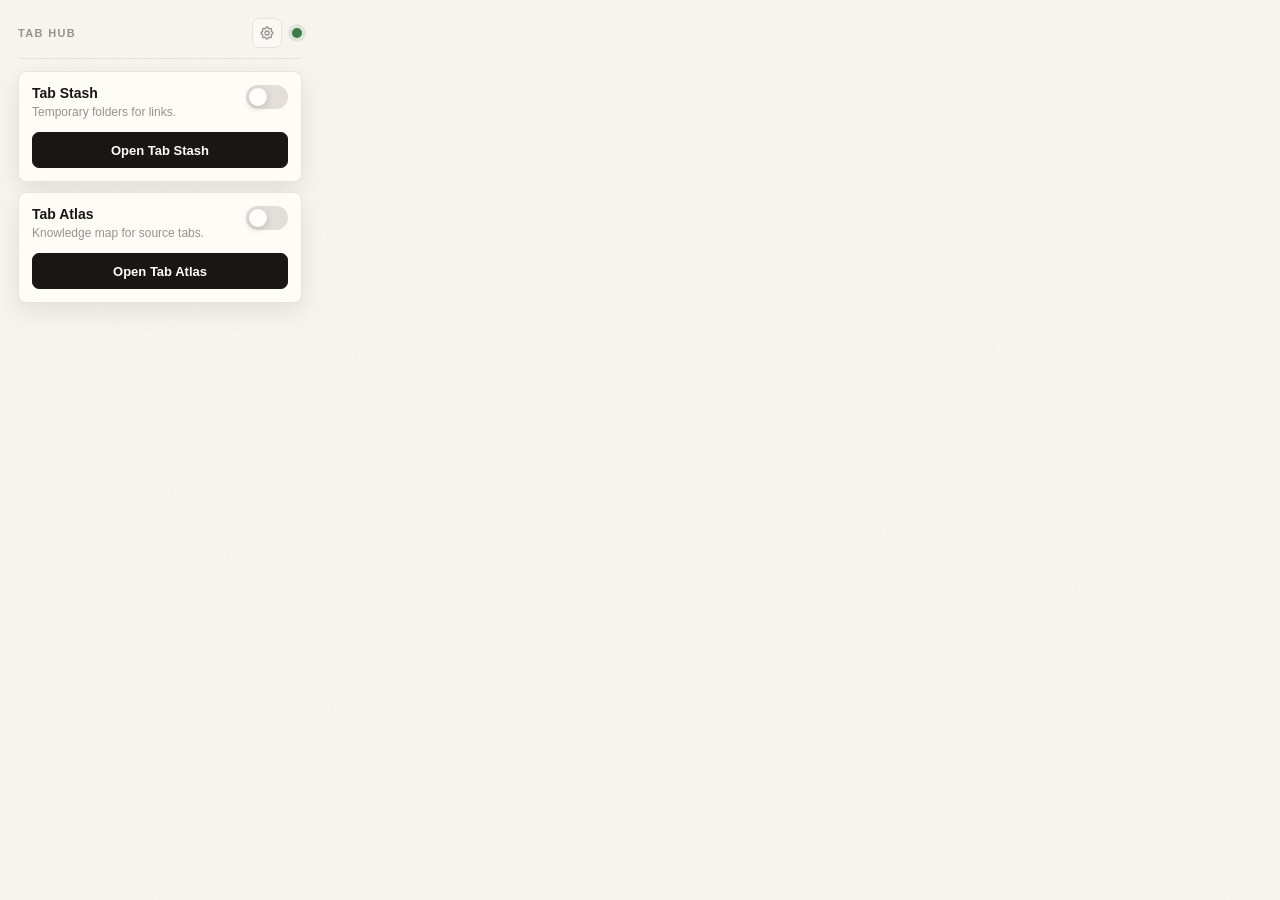
<file: extension/popup.html>
<!DOCTYPE html>
<html lang="en">

<head>
  <meta charset="UTF-8">
  <meta name="viewport" content="width=device-width, initial-scale=1.0">
  <title>Tab Hub</title>
  <link rel="stylesheet" href="popup.css">
</head>

<body>
  <main class="popup-shell">
    <header class="popup-header">
      <div class="popup-kicker">Tab Hub</div>
      <div class="header-actions">
        <button class="icon-action" type="button" id="openSettingsButton" aria-label="Settings" title="Settings">
          <svg xmlns="http://www.w3.org/2000/svg" fill="none" viewBox="0 0 24 24" stroke-width="2"
            stroke="currentColor" aria-hidden="true">
            <path stroke-linecap="round" stroke-linejoin="round"
              d="M10.325 4.317c.426-1.756 2.924-1.756 3.35 0a1.724 1.724 0 0 0 2.573 1.066c1.543-.94 3.31.826 2.37 2.37a1.724 1.724 0 0 0 1.065 2.572c1.756.426 1.756 2.924 0 3.35a1.724 1.724 0 0 0-1.066 2.573c.94 1.543-.826 3.31-2.37 2.37a1.724 1.724 0 0 0-2.572 1.065c-.426 1.756-2.924 1.756-3.35 0a1.724 1.724 0 0 0-2.573-1.066c-1.543.94-3.31-.826-2.37-2.37a1.724 1.724 0 0 0-1.065-2.572c-1.756-.426-1.756-2.924 0-3.35a1.724 1.724 0 0 0 1.066-2.573c-.94-1.543.826-3.31 2.37-2.37.996.607 2.296.07 2.572-1.065Z" />
            <path stroke-linecap="round" stroke-linejoin="round" d="M15 12a3 3 0 1 1-6 0 3 3 0 0 1 6 0Z" />
          </svg>
        </button>
        <div class="status-dot" id="statusDot" title="Ready"></div>
      </div>
    </header>

    <section class="feature-card">
      <div class="feature-row">
        <div>
          <div class="feature-title">Tab Stash</div>
          <div class="feature-subtitle">Temporary folders for links.</div>
        </div>
        <label class="switch" title="Toggle Tab Stash">
          <input type="checkbox" id="tabTreeToggle">
          <span></span>
        </label>
      </div>
      <button class="primary-action" type="button" id="openTabTreeButton">Open Tab Stash</button>
    </section>

    <section class="feature-card">
      <div class="feature-row">
        <div>
          <div class="feature-title">Tab Atlas</div>
          <div class="feature-subtitle">Knowledge map for source tabs.</div>
        </div>
        <label class="switch" title="Toggle Tab Atlas">
          <input type="checkbox" id="tabAtlasToggle">
          <span></span>
        </label>
      </div>
      <button class="primary-action" type="button" id="openTabAtlasButton">Open Tab Atlas</button>
    </section>

    <div class="popup-message" id="popupMessage" style="display:none"></div>
    <div class="popup-error" id="popupError" style="display:none"></div>
  </main>

  <script src="popup.js"></script>
</body>

</html>
</file>
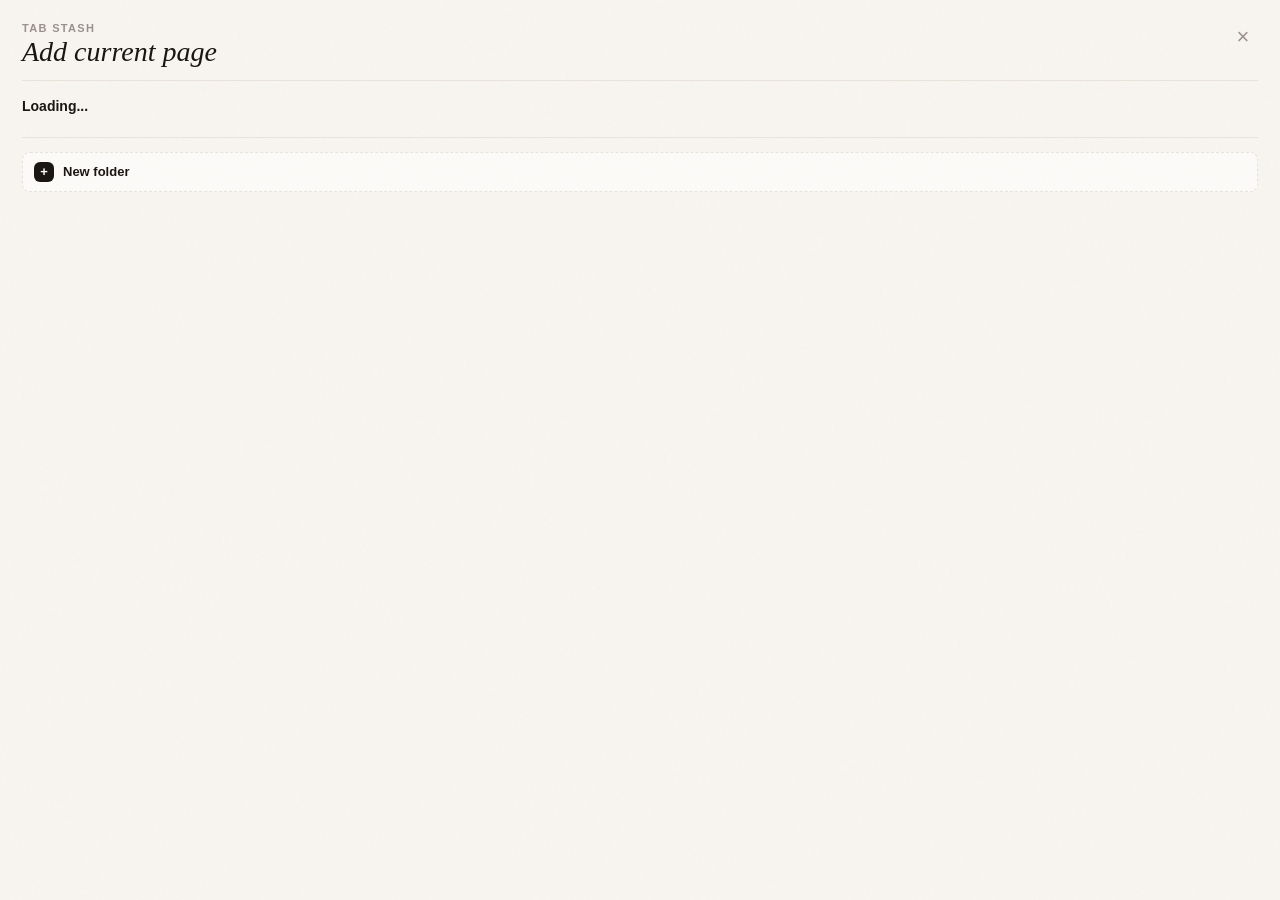
<file: extension/tree-picker.html>
<!DOCTYPE html>
<html lang="en">

<head>
  <meta charset="UTF-8">
  <meta name="viewport" content="width=device-width, initial-scale=1.0">
  <title>Add to Tab Stash</title>
  <link rel="stylesheet" href="style.css">
</head>

<body class="tree-picker-body">
  <main class="tree-picker">
    <div class="tree-picker-header">
      <div>
        <div class="tree-picker-kicker">Tab Stash</div>
        <h1>Add current page</h1>
      </div>
      <button class="tree-picker-close" type="button" id="closePickerButton" aria-label="Close">×</button>
    </div>

    <section class="tree-picker-page">
      <div class="tree-picker-page-title" id="pendingTitle">Loading...</div>
      <div class="tree-picker-page-url" id="pendingUrl"></div>
    </section>

    <button class="tree-picker-new" type="button" id="newFolderButton">
      <span>+</span>
      <span>New folder</span>
    </button>

    <form class="tree-picker-new-form" id="newFolderForm" style="display:none">
      <input type="text" id="newFolderNameInput" placeholder="Folder name" autocomplete="off" spellcheck="false">
      <button class="action-btn primary" type="submit">Add</button>
    </form>

    <div class="tree-picker-error" id="pickerError" style="display:none"></div>

    <section class="tree-picker-list" id="folderList" aria-label="Choose a folder"></section>
    <div class="tree-picker-empty" id="folderEmpty" style="display:none">
      Create a folder first, then this page will be added there.
    </div>
  </main>

  <script src="tree-picker.js"></script>
</body>

</html>
</file>
<file: extension/popup.css>
:root {
  color-scheme: light;
  --ink: #1a1613;
  --paper: #f8f5f0;
  --warm-gray: #e8e2da;
  --muted: #9a918a;
  --accent-amber: #c8713a;
  --status-active: #3d7a4a;
  --card-bg: #fffdf9;
  --shadow: rgba(26, 22, 19, 0.09);
  --texture-opacity: 1;
  --surface-card: rgba(255, 253, 249, 0.86);
  --surface-muted: rgba(255, 253, 249, 0.52);
  --input-bg: #fff;
  --switch-thumb: #fffdf9;
  --hover-border: rgba(26, 22, 19, 0.32);
  --soft-hover: rgba(154, 145, 138, 0.12);
  --success-soft: rgba(61, 122, 74, 0.08);
  --success-border: rgba(61, 122, 74, 0.22);
  --danger: #8e3f3f;
  --error: #b35a5a;
}

:root[data-resolved-theme="dark"] {
  color-scheme: dark;
  --ink: #f4eee6;
  --paper: #101110;
  --warm-gray: #342f2a;
  --muted: #a79b8f;
  --accent-amber: #d58a52;
  --status-active: #7fa184;
  --card-bg: #1b1815;
  --shadow: rgba(0, 0, 0, 0.36);
  --texture-opacity: 0.68;
  --surface-card: rgba(27, 24, 21, 0.88);
  --surface-muted: rgba(27, 24, 21, 0.58);
  --input-bg: #151310;
  --switch-thumb: #f4eee6;
  --hover-border: rgba(244, 238, 230, 0.24);
  --soft-hover: rgba(167, 155, 143, 0.12);
  --success-soft: rgba(127, 161, 132, 0.12);
  --success-border: rgba(127, 161, 132, 0.26);
  --danger: #cf7470;
  --error: #cf7470;
}

* {
  box-sizing: border-box;
}

body {
  width: 320px;
  min-height: 0;
  margin: 0;
  background: var(--paper);
  color: var(--ink);
  font-family: 'DM Sans', -apple-system, BlinkMacSystemFont, 'Segoe UI', sans-serif;
  -webkit-font-smoothing: antialiased;
}

.popup-shell {
  position: relative;
  padding: 18px;
}

.popup-shell::before {
  content: '';
  position: fixed;
  inset: 0;
  pointer-events: none;
  opacity: var(--texture-opacity);
  background-image: url("data:image/svg+xml,%3Csvg viewBox='0 0 256 256' xmlns='http://www.w3.org/2000/svg'%3E%3Cfilter id='noise'%3E%3CfeTurbulence type='fractalNoise' baseFrequency='0.9' numOctaves='4' stitchTiles='stitch'/%3E%3C/filter%3E%3Crect width='100%25' height='100%25' filter='url(%23noise)' opacity='0.03'/%3E%3C/svg%3E");
}

.popup-header {
  position: relative;
  display: flex;
  align-items: center;
  justify-content: space-between;
  gap: 12px;
  margin-bottom: 12px;
  padding-bottom: 10px;
  border-bottom: 1px solid var(--warm-gray);
}

.popup-kicker {
  color: var(--muted);
  font-size: 11px;
  font-weight: 700;
  letter-spacing: 0.12em;
  text-transform: uppercase;
}

.status-dot {
  width: 10px;
  height: 10px;
  border-radius: 50%;
  background: var(--status-active);
  box-shadow: 0 0 0 4px rgba(61, 122, 74, 0.12);
}

.status-dot.off {
  background: var(--muted);
  box-shadow: 0 0 0 4px rgba(154, 145, 138, 0.14);
}

.header-actions {
  display: inline-flex;
  align-items: center;
  gap: 10px;
}

.icon-action {
  display: inline-flex;
  align-items: center;
  justify-content: center;
  width: 30px;
  height: 30px;
  border: 1px solid var(--warm-gray);
  border-radius: 7px;
  background: var(--surface-muted);
  color: var(--muted);
  cursor: pointer;
  transition: border-color 0.15s ease, color 0.15s ease, transform 0.15s ease;
}

.icon-action svg {
  width: 16px;
  height: 16px;
}

.icon-action:hover {
  border-color: var(--hover-border);
  color: var(--ink);
  transform: translateY(-1px);
}

.feature-card {
  position: relative;
  margin-bottom: 10px;
  border: 1px solid rgba(232, 226, 218, 0.95);
  border-radius: 8px;
  background: var(--surface-card);
  box-shadow: 0 8px 24px var(--shadow);
  padding: 13px;
}

.feature-row {
  display: flex;
  align-items: flex-start;
  justify-content: space-between;
  gap: 12px;
  margin-bottom: 12px;
}

.feature-title {
  margin-bottom: 3px;
  font-size: 14px;
  font-weight: 700;
}

.feature-subtitle {
  color: var(--muted);
  font-size: 12px;
  line-height: 1.35;
}

.switch {
  position: relative;
  flex-shrink: 0;
  display: inline-flex;
  width: 42px;
  height: 24px;
  cursor: pointer;
}

.switch input {
  position: absolute;
  opacity: 0;
  pointer-events: none;
}

.switch span {
  width: 100%;
  height: 100%;
  border-radius: 999px;
  background: rgba(154, 145, 138, 0.28);
}

.switch span::after {
  content: '';
  position: absolute;
  top: 3px;
  left: 3px;
  width: 18px;
  height: 18px;
  border-radius: 50%;
  background: var(--switch-thumb);
  box-shadow: 0 2px 7px rgba(26, 22, 19, 0.18);
}

body.popup-ready .switch span {
  transition: background 0.16s ease;
}

body.popup-ready .switch span::after {
  transition: transform 0.16s ease;
}

.switch input:checked + span {
  background: var(--accent-amber);
}

.switch input:checked + span::after {
  transform: translateX(18px);
}

.primary-action {
  width: 100%;
  min-height: 36px;
  border: 1px solid var(--ink);
  border-radius: 7px;
  background: var(--ink);
  color: var(--card-bg);
  cursor: pointer;
  font: inherit;
  font-size: 13px;
  font-weight: 700;
  padding: 8px 12px;
  transition: opacity 0.15s ease, transform 0.15s ease;
}

.primary-action:hover:not(:disabled) {
  transform: translateY(-1px);
}

.primary-action:disabled {
  cursor: default;
  opacity: 0.42;
}

.segmented-control {
  display: grid;
  grid-template-columns: repeat(3, 1fr);
  gap: 3px;
  margin-top: 12px;
  padding: 3px;
  border: 1px solid var(--warm-gray);
  border-radius: 8px;
  background: var(--input-bg);
}

.segment {
  min-height: 30px;
  border: none;
  border-radius: 6px;
  background: transparent;
  color: var(--muted);
  cursor: pointer;
  font: inherit;
  font-size: 12px;
  font-weight: 700;
  padding: 6px 7px;
}

.segment:hover {
  background: var(--soft-hover);
  color: var(--ink);
}

.segment.active {
  background: var(--ink);
  color: var(--card-bg);
}

.transfer-actions {
  display: grid;
  grid-template-columns: 1fr 1fr;
  gap: 8px;
  margin-top: 12px;
}

.transfer-actions.backup-actions .secondary-action:first-child {
  grid-column: 1 / -1;
}

.transfer-actions.session-actions {
  margin-top: 8px;
}

.secondary-action {
  min-height: 34px;
  border: 1px solid var(--warm-gray);
  border-radius: 7px;
  background: var(--card-bg);
  color: var(--ink);
  cursor: pointer;
  font: inherit;
  font-size: 12px;
  font-weight: 700;
  padding: 7px 10px;
  transition: border-color 0.15s ease, transform 0.15s ease;
}

.secondary-action:hover {
  border-color: var(--hover-border);
  transform: translateY(-1px);
}

.secondary-action.danger {
  color: var(--danger);
}

.popup-message {
  margin-top: 12px;
  border: 1px solid var(--success-border);
  border-radius: 7px;
  background: var(--success-soft);
  color: var(--status-active);
  font-size: 12px;
  line-height: 1.35;
  padding: 9px 10px;
}

.popup-error {
  margin-top: 12px;
  color: var(--error);
  font-size: 12px;
  line-height: 1.35;
}
</file>
<file: extension/style.css>
/* ============================================================
   Tab Mission Control — Dashboard Styles
   Extracted directly from mockup.html — do not modify unless
   also updating the mockup. This is the approved design.
   ============================================================ */

:root {
  color-scheme: light;
  --ink: #1a1613;
  --paper: #f8f5f0;
  --warm-gray: #e8e2da;
  --muted: #9a918a;
  --accent-amber: #c8713a;
  --accent-sage: #5a7a62;
  --accent-slate: #5a6b7a;
  --accent-rose: #b35a5a;
  --status-active: #3d7a4a;
  --status-cooling: #b8892e;
  --status-abandoned: #b35a5a;
  --card-bg: #fffdf9;
  --shadow: rgba(26, 22, 19, 0.06);
  --texture-opacity: 1;
  --app-nav-bg: rgba(255, 253, 249, 0.72);
  --surface-soft: rgba(255, 255, 255, 0.55);
  --surface-button: rgba(255, 255, 255, 0.58);
  --input-bg: #fff;
  --modal-overlay: rgba(26, 22, 19, 0.42);
  --modal-shadow: rgba(26, 22, 19, 0.18);
  --hover-bg: rgba(154, 145, 138, 0.1);
  --accent-amber-soft: rgba(200, 113, 58, 0.08);
  --accent-sage-soft: rgba(90, 122, 98, 0.08);
  --accent-rose-soft: rgba(179, 90, 90, 0.08);
}

:root[data-resolved-theme="dark"] {
  color-scheme: dark;
  --ink: #f4eee6;
  --paper: #101110;
  --warm-gray: #342f2a;
  --muted: #a79b8f;
  --accent-amber: #d58a52;
  --accent-sage: #7fa184;
  --accent-slate: #8fa3b3;
  --accent-rose: #cf7470;
  --status-active: #7fa184;
  --status-cooling: #d2a34f;
  --status-abandoned: #cf7470;
  --card-bg: #1b1815;
  --shadow: rgba(0, 0, 0, 0.36);
  --texture-opacity: 0.68;
  --app-nav-bg: rgba(27, 24, 21, 0.78);
  --surface-soft: rgba(244, 238, 230, 0.06);
  --surface-button: rgba(244, 238, 230, 0.08);
  --input-bg: #151310;
  --modal-overlay: rgba(0, 0, 0, 0.58);
  --modal-shadow: rgba(0, 0, 0, 0.46);
  --hover-bg: rgba(167, 155, 143, 0.12);
  --accent-amber-soft: rgba(213, 138, 82, 0.14);
  --accent-sage-soft: rgba(127, 161, 132, 0.14);
  --accent-rose-soft: rgba(207, 116, 112, 0.14);
}

* {
  margin: 0;
  padding: 0;
  box-sizing: border-box;
}

body {
  font-family: 'DM Sans', sans-serif;
  background: var(--paper);
  color: var(--ink);
  min-height: 100vh;
  -webkit-font-smoothing: antialiased;
}

/* Subtle paper texture */
body::before {
  content: '';
  position: fixed;
  inset: 0;
  background-image: url("data:image/svg+xml,%3Csvg viewBox='0 0 256 256' xmlns='http://www.w3.org/2000/svg'%3E%3Cfilter id='noise'%3E%3CfeTurbulence type='fractalNoise' baseFrequency='0.9' numOctaves='4' stitchTiles='stitch'/%3E%3C/filter%3E%3Crect width='100%25' height='100%25' filter='url(%23noise)' opacity='0.03'/%3E%3C/svg%3E");
  opacity: var(--texture-opacity);
  pointer-events: none;
  z-index: 0;
}

.container {
  position: relative;
  z-index: 1;
  max-width: 960px;
  margin: 0 auto;
  padding: 48px 32px 80px;
}

/* When the saved-for-later sidebar is open, expand the container
   so the tab grid still has room for 2-3 columns */
.container:has(.dashboard-columns) {
  max-width: 1300px;
}

/* ---- Header ---- */
header {
  display: flex;
  justify-content: space-between;
  align-items: flex-start;
  margin-bottom: 48px;
  padding-bottom: 24px;
  border-bottom: 1px solid var(--warm-gray);
}

.header-left h1 {
  font-family: 'Newsreader', serif;
  font-weight: 300;
  font-size: 28px;
  letter-spacing: -0.5px;
  color: var(--ink);
  margin-bottom: 4px;
}

.header-left .date {
  font-size: 13px;
  color: var(--muted);
  font-weight: 400;
  letter-spacing: 0.5px;
  text-transform: uppercase;
}

.app-nav {
  display: inline-flex;
  align-items: center;
  gap: 6px;
  padding: 4px;
  border: 1px solid var(--warm-gray);
  border-radius: 8px;
  background: var(--app-nav-bg);
}

.app-nav-item,
.app-nav-icon {
  height: 32px;
  display: inline-flex;
  align-items: center;
  justify-content: center;
  border: none;
  border-radius: 6px;
  background: transparent;
  color: var(--muted);
  font-family: 'DM Sans', sans-serif;
  font-size: 12px;
  font-weight: 600;
  cursor: pointer;
  transition: background 0.15s ease, color 0.15s ease;
}

.app-nav-item {
  padding: 0 12px;
}

.app-nav-icon {
  width: 32px;
}

.app-nav-icon svg {
  width: 16px;
  height: 16px;
}

.app-nav-item:hover,
.app-nav-icon:hover {
  background: var(--hover-bg);
  color: var(--ink);
}

.app-nav-item.active {
  background: var(--ink);
  color: var(--card-bg);
}

.feature-view {
  animation: fadeUp 0.25s ease both;
}

/* ---- Tab cleanup banner ---- */
.tab-cleanup-banner {
  background: linear-gradient(135deg, rgba(200, 113, 58, 0.04), rgba(200, 113, 58, 0.09));
  border: 1px solid rgba(200, 113, 58, 0.18);
  border-radius: 8px;
  padding: 16px 24px;
  display: flex;
  align-items: center;
  justify-content: space-between;
  margin-bottom: 16px;
}

.tab-cleanup-left {
  display: flex;
  align-items: center;
  gap: 16px;
}

.tab-cleanup-icon {
  width: 36px;
  height: 36px;
  border-radius: 50%;
  background: rgba(200, 113, 58, 0.1);
  display: flex;
  align-items: center;
  justify-content: center;
  flex-shrink: 0;
}

.tab-cleanup-icon svg {
  width: 18px;
  height: 18px;
  color: var(--accent-amber);
}

.tab-cleanup-text {
  font-size: 13px;
  color: var(--ink);
  line-height: 1.5;
}

.tab-cleanup-text strong {
  font-weight: 600;
}

.tab-cleanup-btn {
  font-family: 'DM Sans', sans-serif;
  font-size: 12px;
  font-weight: 600;
  padding: 8px 20px;
  border-radius: 6px;
  border: none;
  background: var(--accent-amber);
  color: var(--card-bg);
  cursor: pointer;
  transition: all 0.2s;
  white-space: nowrap;
}

.tab-cleanup-btn:hover {
  opacity: 0.85;
  transform: translateY(-1px);
}

/* ---- Nudge banner ---- */
.nudge-banner {
  background: linear-gradient(135deg, rgba(179, 90, 90, 0.04), rgba(179, 90, 90, 0.08));
  border: 1px solid rgba(179, 90, 90, 0.15);
  border-radius: 8px;
  padding: 16px 24px;
  display: flex;
  align-items: center;
  gap: 16px;
  margin-bottom: 40px;
}

.nudge-icon {
  width: 36px;
  height: 36px;
  border-radius: 50%;
  background: rgba(179, 90, 90, 0.1);
  display: flex;
  align-items: center;
  justify-content: center;
  flex-shrink: 0;
}

.nudge-icon svg {
  width: 18px;
  height: 18px;
  color: var(--status-abandoned);
}

.nudge-text {
  font-size: 13px;
  color: var(--ink);
  line-height: 1.5;
}

.nudge-text strong {
  font-weight: 600;
}

/* ---- Section Headers ---- */
.section-header {
  display: flex;
  align-items: center;
  gap: 12px;
  margin-bottom: 20px;
  margin-top: 8px;
}

.section-header h2 {
  font-family: 'Newsreader', serif;
  font-weight: 400;
  font-size: 18px;
  font-style: italic;
  color: var(--muted);
  white-space: nowrap;
}

.section-line {
  flex: 1;
  height: 1px;
  background: var(--warm-gray);
}

.section-count {
  font-size: 12px;
  color: var(--muted);
  font-weight: 500;
  letter-spacing: 0.5px;
  white-space: nowrap;
}

/* ---- Mission Cards ---- */
.missions {
  columns: 280px;
  column-gap: 12px;
  margin-bottom: 40px;
}

.mission-card {
  background: var(--card-bg);
  border: 1px solid var(--warm-gray);
  border-radius: 8px;
  padding: 16px 18px;
  display: flex;
  flex-direction: column;
  gap: 8px;
  transition: box-shadow 0.25s ease, transform 0.25s ease;
  cursor: pointer;
  position: relative;
  overflow: hidden;
  break-inside: avoid;
  /* don't split a card across columns */
  margin-bottom: 12px;
  /* vertical spacing (replaces grid gap) */
  content-visibility: auto;
  contain-intrinsic-size: 220px;
}

/* Colored top border instead of side bar for grid cards */
.mission-card::before {
  content: '';
  position: absolute;
  top: 0;
  left: 0;
  right: 0;
  height: 3px;
  background: var(--warm-gray);
}

.mission-card.has-active-bar::before {
  background: var(--status-active);
}

.mission-card.has-amber-bar::before {
  background: var(--accent-amber);
}

.mission-card.has-neutral-bar::before {
  background: var(--warm-gray);
}

.mission-card:hover {
  box-shadow: 0 4px 20px var(--shadow);
  transform: translateY(-1px);
}

/* Closing animation — card scales down and fades out */
.mission-card.closing {
  opacity: 0;
  transform: scale(0.9);
  transition: opacity 0.25s ease, transform 0.25s ease;
  pointer-events: none;
}

.mission-card.collapsed {
  display: none !important;
}

/* Old side status bar — hidden, replaced by top border via ::before */
.status-bar {
  display: none;
}

.mission-content {
  min-width: 0;
}

/* Hide the right-side meta (page count) — info is already in the badge */
.mission-meta {
  display: none;
}

.mission-top {
  display: flex;
  align-items: center;
  gap: 10px;
  margin-bottom: 6px;
  flex-wrap: wrap;
}

.mission-name {
  font-weight: 600;
  font-size: 15px;
  color: var(--ink);
  letter-spacing: -0.2px;
}

.mission-tag {
  font-size: 10px;
  text-transform: uppercase;
  letter-spacing: 1px;
  font-weight: 600;
  padding: 2px 8px;
  border-radius: 3px;
}

.mission-tag.active {
  color: var(--status-active);
  background: rgba(61, 122, 74, 0.08);
}

.mission-tag.cooling {
  color: var(--status-cooling);
  background: rgba(184, 137, 46, 0.08);
}

.mission-tag.abandoned {
  color: var(--status-abandoned);
  background: var(--accent-rose-soft);
}

/* Tab indicator badge — shows how many Chrome tabs are still open for this mission */
.open-tabs-badge {
  display: inline-flex;
  align-items: center;
  gap: 4px;
  font-size: 10px;
  font-weight: 500;
  color: var(--accent-amber);
  background: var(--accent-amber-soft);
  padding: 2px 8px;
  border-radius: 3px;
}

.open-tabs-badge svg {
  width: 10px;
  height: 10px;
}

.mission-summary {
  font-size: 13px;
  color: var(--muted);
  line-height: 1.5;
  margin-bottom: 8px;
}

.mission-pages {
  display: flex;
  flex-direction: column;
  gap: 0;
}

/* ---- Tab row — each tab is a full-width row with favicon, title, and actions ---- */
.page-chip {
  font-size: 13px;
  color: var(--ink);
  background: transparent;
  padding: 8px 4px;
  border-radius: 0;
  border: none;
  border-bottom: 1px solid var(--hover-bg);
  position: relative;
  display: flex;
  align-items: center;
  gap: 8px;
  line-height: 1.4;
}

.page-chip:last-child,
.page-chip-overflow {
  border-bottom: none;
}

/* Favicon */
.chip-favicon {
  width: 16px;
  height: 16px;
  flex-shrink: 0;
  border-radius: 2px;
}

/* Title text — wraps naturally, no truncation */
.chip-text {
  flex: 1;
  min-width: 0;
  /* Show up to 2 lines, then ellipsis */
  display: -webkit-box;
  -webkit-line-clamp: 2;
  -webkit-box-orient: vertical;
  overflow: hidden;
}

/* Duplicate badge */
.chip-dupe-badge {
  color: var(--accent-amber);
  font-weight: 600;
}

/* Duplicate border highlight */
.chip-has-dupes {
  border-color: rgba(200, 113, 58, 0.25);
}

/* Action buttons grouped on the right */
.chip-actions {
  display: flex;
  align-items: center;
  gap: 2px;
  flex-shrink: 0;
  margin-left: auto;
}

/* ---- Chip action buttons (save + close) ---- */
.chip-action {
  display: inline-flex;
  align-items: center;
  justify-content: center;
  background: none;
  border: none;
  color: var(--muted);
  cursor: pointer;
  padding: 4px;
  border-radius: 4px;
  opacity: 0.35;
  transition: opacity 0.15s, color 0.15s, background 0.15s;
  flex-shrink: 0;
}

.chip-action svg {
  width: 15px;
  height: 15px;
}

.chip-action:hover {
  opacity: 1;
  background: var(--hover-bg);
}

.chip-save:hover {
  color: var(--accent-sage);
  background: var(--accent-sage-soft);
}

.chip-close:hover {
  color: var(--status-abandoned);
  background: var(--accent-rose-soft);
}

.page-chip.clickable {
  cursor: pointer;
  transition: background 0.15s ease;
}

.page-chip.clickable:hover {
  background: rgba(200, 113, 58, 0.04);
}

/* "+N more" overflow chip */
.page-chip-overflow {
  font-size: 12px;
  color: var(--muted);
  padding: 6px 4px;
}

/* mission-meta hidden — see above */

.mission-time {
  font-size: 12px;
  color: var(--muted);
  margin-bottom: 4px;
}

.mission-page-count {
  font-size: 20px;
  font-family: 'Newsreader', serif;
  font-weight: 300;
  color: var(--ink);
  line-height: 1;
}

.mission-page-label {
  font-size: 10px;
  color: var(--muted);
  text-transform: uppercase;
  letter-spacing: 1px;
}

/* ---- Actions row ---- */
.actions {
  display: flex;
  gap: 8px;
  margin-top: 10px;
}

.action-btn {
  font-size: 11px;
  font-family: 'DM Sans', sans-serif;
  font-weight: 500;
  padding: 5px 14px;
  border-radius: 4px;
  border: 1px solid var(--warm-gray);
  background: var(--card-bg);
  color: var(--muted);
  cursor: pointer;
  transition: all 0.2s;
  display: inline-flex;
  align-items: center;
  gap: 5px;
}

.action-btn:hover {
  border-color: var(--ink);
  color: var(--ink);
}

.action-btn svg {
  width: 12px;
  height: 12px;
}

.action-btn.primary {
  background: var(--ink);
  color: var(--paper);
  border-color: var(--ink);
}

.action-btn.primary:hover {
  opacity: 0.85;
}

.action-btn.close-tabs {
  border-color: rgba(200, 113, 58, 0.3);
  color: var(--accent-amber);
  background: rgba(200, 113, 58, 0.04);
}

.action-btn.close-tabs:hover {
  background: rgba(200, 113, 58, 0.1);
  border-color: var(--accent-amber);
}

.action-btn.save-tabs {
  border-color: rgba(90, 122, 98, 0.3);
  color: var(--accent-sage);
  background: rgba(90, 122, 98, 0.04);
}

.action-btn.save-tabs:hover {
  background: rgba(90, 122, 98, 0.1);
  border-color: var(--accent-sage);
}

.action-btn.danger {
  color: var(--status-abandoned);
}

.action-btn.danger:hover {
  border-color: var(--status-abandoned);
  color: var(--status-abandoned);
}

/* ---- Toast notification ---- */
.toast {
  position: fixed;
  bottom: 32px;
  left: 50%;
  transform: translateX(-50%) translateY(80px);
  background: var(--ink);
  color: var(--paper);
  font-family: 'DM Sans', sans-serif;
  font-size: 13px;
  font-weight: 500;
  padding: 12px 24px;
  border-radius: 8px;
  box-shadow: 0 8px 32px rgba(0, 0, 0, 0.2);
  z-index: 100;
  opacity: 0;
  transition: all 0.4s cubic-bezier(0.16, 1, 0.3, 1);
  pointer-events: none;
  display: flex;
  align-items: center;
  gap: 8px;
}

.toast.visible {
  opacity: 1;
  transform: translateX(-50%) translateY(0);
}

.toast svg {
  width: 16px;
  height: 16px;
  color: var(--status-active);
}

/* ---- Footer ---- */
footer {
  margin-top: 48px;
  padding-top: 20px;
  border-top: 1px solid var(--warm-gray);
  display: flex;
  justify-content: space-between;
  align-items: center;
}

.footer-stats {
  display: flex;
  gap: 32px;
}

.stat {
  text-align: center;
}

.stat-num {
  font-family: 'Newsreader', serif;
  font-size: 28px;
  font-weight: 300;
  color: var(--ink);
  line-height: 1;
  transition: all 0.3s;
}

.stat-label {
  font-size: 10px;
  text-transform: uppercase;
  letter-spacing: 1.5px;
  color: var(--muted);
  margin-top: 4px;
}

.last-refresh {
  font-size: 11px;
  color: var(--muted);
}

.refresh-btn {
  font-family: 'DM Sans', sans-serif;
  font-size: 11px;
  font-weight: 500;
  color: var(--accent-amber);
  background: none;
  border: none;
  cursor: pointer;
  text-decoration: underline;
  text-underline-offset: 2px;
}

/* ---- Animations ---- */
@keyframes fadeUp {
  from {
    opacity: 0;
    transform: translateY(12px);
  }

  to {
    opacity: 1;
    transform: translateY(0);
  }
}

header {
  animation: fadeUp 0.5s ease both;
}

.tab-cleanup-banner {
  animation: fadeUp 0.5s ease 0.1s both;
}

.nudge-banner {
  animation: fadeUp 0.5s ease 0.15s both;
}

.active-section .section-header {
  animation: fadeUp 0.5s ease 0.2s both;
}

.active-section .missions .mission-card:nth-child(1) {
  animation: fadeUp 0.4s ease 0.25s both;
}

.active-section .missions .mission-card:nth-child(2) {
  animation: fadeUp 0.4s ease 0.3s both;
}

.active-section .missions .mission-card:nth-child(3) {
  animation: fadeUp 0.4s ease 0.35s both;
}

.active-section .missions .mission-card:nth-child(4) {
  animation: fadeUp 0.4s ease 0.4s both;
}

.abandoned-section .section-header {
  animation: fadeUp 0.5s ease 0.45s both;
}

.abandoned-section .missions .mission-card:nth-child(1) {
  animation: fadeUp 0.4s ease 0.5s both;
}

.abandoned-section .missions .mission-card:nth-child(2) {
  animation: fadeUp 0.4s ease 0.55s both;
}

.abandoned-section .missions .mission-card:nth-child(3) {
  animation: fadeUp 0.4s ease 0.6s both;
}

footer {
  animation: fadeUp 0.5s ease 0.65s both;
}

.deferred-list .deferred-item:nth-child(1) {
  animation-delay: 0.05s;
}

.deferred-list .deferred-item:nth-child(2) {
  animation-delay: 0.1s;
}

.deferred-list .deferred-item:nth-child(3) {
  animation-delay: 0.15s;
}

.deferred-list .deferred-item:nth-child(4) {
  animation-delay: 0.2s;
}

.deferred-list .deferred-item:nth-child(5) {
  animation-delay: 0.25s;
}

.deferred-column .section-header {
  animation: fadeUp 0.5s ease 0.1s both;
}


/* ================================================================
   STATIC DEFAULT VIEW — new elements added for "AI on demand"
   ================================================================ */

/* ---- Neutral status bar (domain-grouped cards, no AI color) ---- */
.status-bar.neutral {
  background: var(--warm-gray);
}

/* ---- "Domain" tag on static domain cards ---- */
.mission-tag.neutral {
  color: var(--muted);
  background: rgba(154, 145, 138, 0.1);
}

/* ================================================================
   MISSIONS EMPTY STATE
   Shown when all mission cards have been closed.
   A calm, satisfying "you did it" moment.
   ================================================================ */

.missions-empty-state {
  /* Takes the full width — spans all columns */
  column-span: all;

  display: flex;
  flex-direction: column;
  align-items: center;
  justify-content: center;
  gap: 12px;

  padding: 56px 24px;
  text-align: center;

  animation: fadeUp 0.5s ease both;
}

/* CSS-drawn checkmark in a glowing circle */
.empty-checkmark {
  width: 56px;
  height: 56px;
  border-radius: 50%;
  background: rgba(90, 122, 98, 0.1);
  border: 1.5px solid rgba(90, 122, 98, 0.3);

  /* Soft sage glow */
  box-shadow: 0 0 0 8px rgba(90, 122, 98, 0.05),
    0 0 0 16px rgba(90, 122, 98, 0.03);

  display: flex;
  align-items: center;
  justify-content: center;

  /* Pop in with a gentle scale animation */
  animation: checkPop 0.5s cubic-bezier(0.34, 1.56, 0.64, 1) 0.1s both;
}

.empty-checkmark svg {
  width: 26px;
  height: 26px;
  color: var(--accent-sage);
  stroke-width: 2.5;
}

@keyframes checkPop {
  from {
    transform: scale(0.6);
    opacity: 0;
  }

  to {
    transform: scale(1);
    opacity: 1;
  }
}

.empty-title {
  font-family: 'Newsreader', serif;
  font-size: 20px;
  font-weight: 400;
  font-style: italic;
  color: var(--ink);
  letter-spacing: -0.3px;
}

.empty-subtitle {
  font-size: 13px;
  color: var(--muted);
  font-weight: 400;
  letter-spacing: 0.3px;
}


/* ================================================================
   UPDATE BANNER
   Appears at the very top of the page when a new version is available.
   Intentionally thin and unobtrusive — it's informational, not urgent.
   The warm sage green palette feels calm and positive ("new thing!"),
   contrasting with the amber/rose warning tones used elsewhere.
   ================================================================ */

.update-banner {
  /* Thin bar — sits above the header, below the container's top padding */
  display: flex;
  align-items: center;
  justify-content: space-between;
  gap: 12px;

  /* Sage green tint — matches accent-sage but very light */
  background: linear-gradient(135deg, rgba(90, 122, 98, 0.05), rgba(90, 122, 98, 0.10));
  border: 1px solid rgba(90, 122, 98, 0.22);
  border-radius: 8px;
  padding: 10px 16px;

  /* Push the header down slightly */
  margin-bottom: 24px;

  /* Slide in from above when it appears */
  animation: bannerSlideIn 0.35s cubic-bezier(0.16, 1, 0.3, 1) both;
}

@keyframes bannerSlideIn {
  from {
    opacity: 0;
    transform: translateY(-8px);
  }

  to {
    opacity: 1;
    transform: translateY(0);
  }
}

/* Left cluster: icon + text */
.update-banner-left {
  display: flex;
  align-items: center;
  gap: 10px;
  flex: 1;
  min-width: 0;
  /* prevents text overflow from breaking layout */
}

.update-banner-icon {
  width: 16px;
  height: 16px;
  color: var(--accent-sage);
  flex-shrink: 0;
  opacity: 0.85;
}

.update-banner-text {
  font-size: 13px;
  color: var(--ink);
  font-weight: 400;
  line-height: 1.4;
  opacity: 0.85;
}

/* Right cluster: action button + dismiss X */
.update-banner-right {
  display: flex;
  align-items: center;
  gap: 8px;
  flex-shrink: 0;
}

/* "Update now" button — small, filled, sage green */
.update-banner-btn {
  font-family: 'DM Sans', sans-serif;
  font-size: 12px;
  font-weight: 500;
  color: var(--card-bg);
  background: var(--accent-sage);
  border: none;
  border-radius: 5px;
  padding: 5px 12px;
  cursor: pointer;
  letter-spacing: 0.2px;
  transition: background 0.2s, opacity 0.2s;
  white-space: nowrap;
}

.update-banner-btn:hover {
  background: #4a6952;
  /* slightly darker sage */
}

.update-banner-btn:disabled {
  opacity: 0.55;
  cursor: not-allowed;
}

/* Dismiss X button — minimal, icon-only */
.update-banner-dismiss {
  display: flex;
  align-items: center;
  justify-content: center;
  width: 24px;
  height: 24px;
  border: none;
  background: transparent;
  cursor: pointer;
  border-radius: 4px;
  color: var(--muted);
  transition: background 0.15s, color 0.15s;
  padding: 0;
  flex-shrink: 0;
}

.update-banner-dismiss:hover {
  background: var(--hover-bg);
  color: var(--ink);
}

.update-banner-dismiss svg {
  width: 14px;
  height: 14px;
}


/* ================================================================
   COMMON SITES
   ================================================================ */

.favorites-section {
  margin-bottom: 36px;
}

.favorites-header {
  margin-bottom: 16px;
}

.favorites-header .action-btn {
  flex-shrink: 0;
}

.favorites-empty {
  background: var(--card-bg);
  border: 1px solid var(--warm-gray);
  border-radius: 8px;
  padding: 24px;
  text-align: center;
}

.favorites-empty-title {
  font-family: 'Newsreader', serif;
  font-size: 22px;
  font-style: italic;
  color: var(--ink);
}

.favorites-empty-subtitle {
  color: var(--muted);
  font-size: 13px;
  margin-top: 6px;
}

.favorites-empty .action-btn {
  margin-top: 16px;
}

.favorites-grid {
  display: grid;
  grid-template-columns: repeat(auto-fit, minmax(200px, 1fr));
  gap: 12px;
}

.favorite-item {
  display: flex;
  align-items: stretch;
  gap: 10px;
  background: var(--card-bg);
  border: 1px solid var(--warm-gray);
  border-radius: 8px;
  padding: 12px 14px;
  transition: box-shadow 0.2s ease, transform 0.2s ease, border-color 0.2s ease;
  content-visibility: auto;
  contain-intrinsic-size: 72px;
}

.favorite-item:hover {
  box-shadow: 0 4px 20px var(--shadow);
  transform: translateY(-1px);
}

.favorite-item.dragging {
  opacity: 0.55;
}

.favorite-item.drag-over {
  border-color: var(--accent-amber);
  background: rgba(200, 113, 58, 0.05);
}

.favorite-main {
  flex: 1;
  min-width: 0;
  display: flex;
  align-items: center;
  gap: 10px;
  text-decoration: none;
  color: var(--ink);
}

.favorite-main:hover .favorite-name {
  color: var(--accent-amber);
}

.favorite-favicon {
  width: 18px;
  height: 18px;
  border-radius: 4px;
  flex-shrink: 0;
}

.site-favicon-shell {
  position: relative;
  display: inline-flex;
  align-items: center;
  justify-content: center;
  background: var(--hover-bg);
  color: var(--muted);
  overflow: hidden;
}

.site-favicon-letter {
  font-size: 10px;
  font-weight: 700;
  line-height: 1;
  text-transform: uppercase;
}

.site-favicon-img {
  position: absolute;
  inset: 0;
  width: 100%;
  height: 100%;
  background: var(--card-bg);
  object-fit: contain;
}

.favorite-text {
  min-width: 0;
}

.favorite-name {
  font-size: 14px;
  font-weight: 500;
  color: var(--ink);
  transition: color 0.15s ease;
}

.favorite-url {
  font-size: 11px;
  color: var(--muted);
  margin-top: 2px;
  overflow: hidden;
  text-overflow: ellipsis;
  white-space: nowrap;
}

.favorite-actions {
  display: flex;
  align-items: center;
  gap: 2px;
  flex-shrink: 0;
}

.favorite-action {
  display: inline-flex;
  align-items: center;
  justify-content: center;
  width: 28px;
  height: 28px;
  border: none;
  border-radius: 6px;
  background: transparent;
  color: var(--muted);
  cursor: pointer;
  transition: background 0.15s ease, color 0.15s ease, opacity 0.15s ease;
  opacity: 0.45;
}

.favorite-action svg {
  width: 15px;
  height: 15px;
}

.favorite-action:hover {
  opacity: 1;
  background: var(--hover-bg);
}

.favorite-action.edit:hover {
  color: var(--accent-slate);
}

.favorite-action.delete:hover {
  color: var(--status-abandoned);
}

/* ================================================================
   FAVORITE MODAL
   ================================================================ */

.modal-backdrop {
  position: fixed;
  inset: 0;
  background: var(--modal-overlay);
  display: flex;
  align-items: center;
  justify-content: center;
  padding: 24px;
  z-index: 200;
}

.modal-card {
  width: min(100%, 460px);
  background: var(--card-bg);
  border: 1px solid var(--warm-gray);
  border-radius: 12px;
  box-shadow: 0 20px 60px var(--modal-shadow);
  padding: 20px;
}

.modal-header {
  display: flex;
  align-items: center;
  justify-content: space-between;
  gap: 12px;
  margin-bottom: 18px;
}

.modal-header h2 {
  font-family: 'Newsreader', serif;
  font-size: 24px;
  font-style: italic;
  font-weight: 400;
  color: var(--ink);
}

.modal-close {
  width: 32px;
  height: 32px;
  display: inline-flex;
  align-items: center;
  justify-content: center;
  border: none;
  border-radius: 8px;
  background: transparent;
  color: var(--muted);
  cursor: pointer;
  transition: background 0.15s ease, color 0.15s ease;
}

.modal-close:hover {
  background: var(--hover-bg);
  color: var(--ink);
}

.modal-close svg {
  width: 16px;
  height: 16px;
}

.favorite-form {
  display: flex;
  flex-direction: column;
  gap: 10px;
}

.favorite-label {
  font-size: 12px;
  font-weight: 600;
  color: var(--muted);
  text-transform: uppercase;
  letter-spacing: 0.8px;
}

.favorite-input {
  width: 100%;
  border: 1px solid var(--warm-gray);
  border-radius: 8px;
  background: var(--input-bg);
  color: var(--ink);
  font: inherit;
  font-size: 14px;
  padding: 12px 14px;
  outline: none;
  transition: border-color 0.15s ease, box-shadow 0.15s ease;
}

.favorite-input:focus {
  border-color: var(--accent-amber);
  box-shadow: 0 0 0 3px rgba(200, 113, 58, 0.08);
}

.favorite-error {
  min-height: 18px;
  font-size: 12px;
  color: var(--status-abandoned);
}

.modal-actions {
  display: flex;
  justify-content: flex-end;
  gap: 8px;
  margin-top: 8px;
}

/* ================================================================
   SAVED FOR LATER — Checklist Column + Archive
   ================================================================ */

/* ---- Two-column layout ---- */
.dashboard-columns {
  display: flex;
  gap: 32px;
  align-items: flex-start;
}

/* Open tabs column keeps the grid layout */
.dashboard-columns .active-section {
  flex: 1;
  min-width: 600px;
}

/* Saved for later column — fixed width on the right, scrolls independently */
.deferred-column {
  width: 280px;
  flex-shrink: 0;
  position: sticky;
  top: 32px;
  max-height: calc(100vh - 64px);
  overflow-y: auto;
}

/* On narrow screens, stack vertically */
@media (max-width: 800px) {
  .dashboard-columns {
    flex-direction: column;
  }

  .deferred-column {
    width: 100%;
    position: static;
  }
}

/* ---- Checklist items ---- */
.deferred-item {
  display: flex;
  align-items: flex-start;
  gap: 10px;
  padding: 10px 0;
  border-bottom: 1px solid rgba(154, 145, 138, 0.12);
  animation: fadeUp 0.3s ease both;
  content-visibility: auto;
  contain-intrinsic-size: 58px;
}

.deferred-item:last-child {
  border-bottom: none;
}

/* Custom checkbox */
.deferred-checkbox {
  appearance: none;
  -webkit-appearance: none;
  width: 18px;
  height: 18px;
  border: 2px solid var(--warm-gray);
  border-radius: 4px;
  cursor: pointer;
  flex-shrink: 0;
  margin-top: 1px;
  transition: all 0.2s;
  position: relative;
}

.deferred-checkbox:hover {
  border-color: var(--accent-sage);
}

.deferred-checkbox:checked {
  background: var(--accent-sage);
  border-color: var(--accent-sage);
}

/* Checkmark inside the checkbox */
.deferred-checkbox:checked::after {
  content: '';
  position: absolute;
  top: 2px;
  left: 5px;
  width: 4px;
  height: 8px;
  border: solid white;
  border-width: 0 2px 2px 0;
  transform: rotate(45deg);
}

/* Item content (title, domain, time) */
.deferred-info {
  flex: 1;
  min-width: 0;
}

.deferred-title {
  font-size: 13px;
  color: var(--ink);
  text-decoration: none;
  display: flex;
  align-items: center;
  gap: 5px;
  overflow: hidden;
  text-overflow: ellipsis;
  white-space: nowrap;
  transition: color 0.15s;
}

.deferred-title-text {
  min-width: 0;
  overflow: hidden;
  text-overflow: ellipsis;
}

.deferred-favicon {
  width: 14px;
  height: 14px;
  border-radius: 3px;
  flex-shrink: 0;
}

.deferred-title:hover {
  color: var(--accent-amber);
}

.deferred-meta {
  font-size: 11px;
  color: var(--muted);
  margin-top: 2px;
  display: flex;
  gap: 8px;
}

/* Checked-off item — strikethrough + faded */
.deferred-item.checked .deferred-title {
  text-decoration: line-through;
  color: var(--muted);
}

.deferred-item.checked .deferred-meta {
  opacity: 0.5;
}

/* Dismiss (X) button */
.deferred-dismiss {
  background: none;
  border: none;
  color: var(--muted);
  cursor: pointer;
  padding: 2px;
  opacity: 0.3;
  transition: opacity 0.15s, color 0.15s;
  flex-shrink: 0;
  margin-top: 1px;
}

.deferred-dismiss svg {
  width: 14px;
  height: 14px;
}

.deferred-dismiss:hover {
  opacity: 1;
  color: var(--status-abandoned);
}

/* Slide-out animation for items being removed */
.deferred-item.removing {
  opacity: 0;
  transform: translateX(20px);
  transition: opacity 0.3s ease, transform 0.3s ease;
}

/* ---- Empty state ---- */
.deferred-empty {
  font-size: 13px;
  color: var(--muted);
  font-style: italic;
  padding: 24px 0;
  text-align: center;
}

/* ---- Archive section ---- */
.deferred-archive {
  margin-top: 16px;
  padding-top: 12px;
  border-top: 1px solid var(--warm-gray);
}

.archive-toggle {
  font-family: 'DM Sans', sans-serif;
  font-size: 12px;
  font-weight: 500;
  color: var(--muted);
  background: none;
  border: none;
  cursor: pointer;
  display: flex;
  align-items: center;
  gap: 6px;
  padding: 4px 0;
  width: 100%;
  text-align: left;
  transition: color 0.15s;
}

.archive-toggle:hover {
  color: var(--ink);
}

.archive-chevron {
  width: 14px;
  height: 14px;
  transition: transform 0.2s;
}

.archive-toggle.open .archive-chevron {
  transform: rotate(180deg);
}

.archive-count {
  font-size: 11px;
  color: var(--muted);
  opacity: 0.7;
}

.archive-body {
  padding-top: 12px;
}

.archive-search {
  font-family: 'DM Sans', sans-serif;
  font-size: 12px;
  width: 100%;
  padding: 8px 12px;
  border: 1px solid var(--warm-gray);
  border-radius: 6px;
  background: var(--card-bg);
  color: var(--ink);
  outline: none;
  transition: border-color 0.2s;
  margin-bottom: 12px;
}

.archive-search:focus {
  border-color: var(--accent-amber);
}

.archive-search::placeholder {
  color: var(--muted);
}

/* Archive items are simpler — just title + domain + date */
.archive-item {
  display: flex;
  align-items: center;
  gap: 8px;
  padding: 6px 0;
  border-bottom: 1px solid rgba(154, 145, 138, 0.08);
  content-visibility: auto;
  contain-intrinsic-size: 32px;
}

.archive-item:last-child {
  border-bottom: none;
}

.archive-item-title {
  font-size: 12px;
  color: var(--muted);
  text-decoration: none;
  overflow: hidden;
  text-overflow: ellipsis;
  white-space: nowrap;
  flex: 1;
  min-width: 0;
  transition: color 0.15s;
}

.archive-item-title:hover {
  color: var(--ink);
}

.archive-item-date {
  font-size: 10px;
  color: var(--muted);
  opacity: 0.6;
  flex-shrink: 0;
}

/* ================================================================
   TAB Stash — Full feature view
   ================================================================ */

.tab-tree-shell {
  background: var(--card-bg);
  border: 1px solid var(--warm-gray);
  border-radius: 8px;
  padding: 22px;
  box-shadow: 0 4px 20px var(--shadow);
}

.tab-tree-toolbar {
  display: flex;
  align-items: flex-start;
  justify-content: space-between;
  gap: 18px;
  padding-bottom: 18px;
  margin-bottom: 12px;
  border-bottom: 1px solid var(--warm-gray);
}

.tab-tree-kicker {
  font-size: 11px;
  font-weight: 700;
  letter-spacing: 0.9px;
  text-transform: uppercase;
  color: var(--accent-amber);
  margin-bottom: 4px;
}

.tab-tree-toolbar h2 {
  font-family: 'Newsreader', serif;
  font-size: 30px;
  font-weight: 300;
  color: var(--ink);
}

.tab-tree-actions {
  display: flex;
  align-items: center;
  justify-content: flex-end;
  gap: 8px;
  flex-wrap: wrap;
}

.tab-tree-search {
  width: min(260px, 100%);
  border: 1px solid var(--warm-gray);
  border-radius: 8px;
  background: var(--input-bg);
  color: var(--ink);
  font: inherit;
  font-size: 13px;
  padding: 9px 12px;
  outline: none;
  transition: border-color 0.15s ease, box-shadow 0.15s ease;
}

.tab-tree-search:focus {
  border-color: var(--accent-amber);
  box-shadow: 0 0 0 3px rgba(200, 113, 58, 0.08);
}

.tab-tree-surface {
  min-height: 260px;
}

.tab-tree-node {
  position: relative;
}

.tab-tree-row {
  min-height: 38px;
  display: flex;
  align-items: center;
  gap: 6px;
  padding: 4px 8px 4px calc(8px + var(--tree-indent, 0px));
  border-radius: 7px;
  border-bottom: 1px solid rgba(154, 145, 138, 0.1);
  position: relative;
  transition: background 0.12s ease, opacity 0.12s ease;
}

.tab-tree-row.root {
  font-weight: 700;
}

.tab-tree-row:hover {
  background: var(--hover-bg);
}

.tab-tree-row.dragging {
  opacity: 0.45;
}

.tab-tree-row.drop-before::before,
.tab-tree-row.drop-after::after {
  content: '';
  position: absolute;
  left: calc(8px + var(--tree-indent, 0px));
  right: 8px;
  height: 2px;
  background: var(--accent-amber);
  border-radius: 999px;
}

.tab-tree-row.drop-before::before {
  top: 0;
}

.tab-tree-row.drop-after::after {
  bottom: 0;
}

.tab-tree-row.drop-inside {
  background: var(--accent-amber-soft);
}

.tree-toggle,
.tree-title,
.tree-icon-btn {
  font-family: 'DM Sans', sans-serif;
}

.tree-toggle {
  width: 24px;
  height: 24px;
  border: none;
  border-radius: 6px;
  background: transparent;
  color: var(--muted);
  cursor: pointer;
  flex-shrink: 0;
}

.tree-title {
  min-width: 0;
  flex: 1;
  border: none;
  background: transparent;
  color: var(--ink);
  cursor: pointer;
  text-align: left;
  display: flex;
  flex-direction: column;
  gap: 2px;
  padding: 4px 0;
}

.tree-title span:first-child {
  font-size: 14px;
  font-weight: 600;
  overflow: hidden;
  text-overflow: ellipsis;
  white-space: nowrap;
}

.tab-tree-row.tab .tree-title span:first-child {
  font-weight: 500;
}

.tree-url {
  display: block;
  font-size: 11px;
  color: var(--muted);
  overflow: hidden;
  text-overflow: ellipsis;
  white-space: nowrap;
}

.tree-row-actions {
  display: inline-flex;
  align-items: center;
  gap: 4px;
  position: relative;
  opacity: 0;
  transition: opacity 0.12s ease;
}

.tab-tree-row:hover .tree-row-actions,
.tab-tree-row:focus-within .tree-row-actions,
.tab-tree-row.root .tree-row-actions {
  opacity: 1;
}

.tree-icon-btn {
  width: 26px;
  height: 26px;
  border: none;
  border-radius: 6px;
  background: transparent;
  color: var(--muted);
  cursor: pointer;
  font-size: 14px;
  line-height: 1;
}

.tree-icon-btn:hover {
  background: var(--hover-bg);
  color: var(--ink);
}

.tree-icon-btn.danger:hover {
  color: var(--status-abandoned);
}

.tab-tree-empty,
.tab-tree-disabled {
  text-align: center;
  padding: 54px 18px;
  color: var(--muted);
}

.tab-tree-empty-title {
  font-family: 'Newsreader', serif;
  font-size: 24px;
  font-style: italic;
  color: var(--ink);
  margin-bottom: 8px;
}

.tab-tree-empty-subtitle {
  font-size: 13px;
  margin-bottom: 18px;
}

.tab-tree-empty-actions {
  display: flex;
  justify-content: center;
  gap: 8px;
  flex-wrap: wrap;
}

/* ================================================================
   TAB Atlas — Knowledge map feature view
   ================================================================ */

.atlas-home-list,
.atlas-detail-surface {
  display: flex;
  flex-direction: column;
  gap: 8px;
  min-height: 220px;
}

.atlas-home-item {
  position: relative;
  display: flex;
  align-items: stretch;
  gap: 10px;
  padding: 10px;
  border: 1px solid rgba(154, 145, 138, 0.16);
  border-radius: 8px;
  background: var(--surface-soft);
  transition: background 0.12s ease, border-color 0.12s ease, opacity 0.12s ease;
}

.atlas-home-item[draggable="true"] {
  cursor: grab;
}

.atlas-home-item:hover {
  background: var(--hover-bg);
  border-color: var(--warm-gray);
}

.atlas-home-item.dragging {
  opacity: 0.45;
}

.atlas-home-item.drop-before::before,
.atlas-home-item.drop-after::after {
  content: '';
  position: absolute;
  left: 10px;
  right: 10px;
  height: 2px;
  background: var(--accent-amber);
  border-radius: 999px;
}

.atlas-home-item.drop-before::before {
  top: -1px;
}

.atlas-home-item.drop-after::after {
  bottom: -1px;
}

.atlas-home-main {
  min-width: 0;
  flex: 1;
  border: none;
  background: transparent;
  text-align: left;
  cursor: pointer;
  display: flex;
  flex-direction: column;
  gap: 4px;
  color: var(--ink);
}

.atlas-home-title {
  font-size: 15px;
  font-weight: 700;
}

.atlas-home-note {
  font-size: 12px;
  color: var(--muted);
  line-height: 1.45;
  display: -webkit-box;
  -webkit-line-clamp: 2;
  -webkit-box-orient: vertical;
  overflow: hidden;
}

.atlas-home-meta {
  font-size: 11px;
  color: var(--muted);
  opacity: 0.78;
}

.atlas-home-actions {
  display: inline-flex;
  align-items: center;
  gap: 4px;
  flex-shrink: 0;
}

.atlas-back {
  border: none;
  background: transparent;
  color: var(--accent-amber);
  cursor: pointer;
  font-size: 12px;
  font-weight: 700;
  padding: 0;
  margin-bottom: 6px;
}

.atlas-back:hover {
  text-decoration: underline;
  text-underline-offset: 3px;
}

.atlas-detail-note {
  max-width: 620px;
  color: var(--muted);
  font-size: 13px;
  line-height: 1.45;
  margin-top: 4px;
}

.atlas-topic-node {
  position: relative;
}

.atlas-topic-row,
.atlas-tab-source {
  min-height: 42px;
  display: flex;
  align-items: center;
  gap: 8px;
  padding: 8px 8px 8px calc(8px + var(--tree-indent, 0px));
  border-radius: 8px;
  border-bottom: 1px solid rgba(154, 145, 138, 0.1);
  position: relative;
  transition: background 0.12s ease, opacity 0.12s ease;
}

.atlas-topic-row:hover,
.atlas-tab-source:hover {
  background: var(--hover-bg);
}

.atlas-topic-row.dragging,
.atlas-tab-source.dragging {
  opacity: 0.45;
}

.atlas-topic-row.drop-before::before,
.atlas-topic-row.drop-after::after,
.atlas-tab-source.drop-before::before,
.atlas-tab-source.drop-after::after {
  content: '';
  position: absolute;
  left: calc(8px + var(--tree-indent, 0px));
  right: 8px;
  height: 2px;
  background: var(--accent-amber);
  border-radius: 999px;
}

.atlas-topic-row.drop-before::before,
.atlas-tab-source.drop-before::before {
  top: 0;
}

.atlas-topic-row.drop-after::after,
.atlas-tab-source.drop-after::after {
  bottom: 0;
}

.atlas-topic-row.drop-inside,
.atlas-tab-source.drop-inside {
  background: var(--accent-amber-soft);
  box-shadow: inset 0 0 0 1px rgba(202, 126, 62, 0.42);
}

.atlas-topic-row.drop-inside::before,
.atlas-tab-source.drop-inside::before {
  content: '';
  position: absolute;
  left: calc(8px + var(--tree-indent, 0px));
  top: 8px;
  bottom: 8px;
  width: 3px;
  border-radius: 999px;
  background: var(--accent-amber);
}

.atlas-topic-main,
.atlas-tab-main {
  min-width: 0;
  flex: 1;
}

.atlas-tab-main {
  border: none;
  background: transparent;
  color: var(--ink);
  cursor: pointer;
  text-align: left;
  display: flex;
  flex-direction: column;
  gap: 2px;
  padding: 2px 0;
}

.atlas-topic-title-row {
  display: flex;
  align-items: center;
  gap: 8px;
  min-width: 0;
}

.atlas-topic-level {
  font-size: 10px;
  font-weight: 800;
  color: var(--accent-amber);
  background: var(--accent-amber-soft);
  border-radius: 999px;
  padding: 2px 6px;
  flex-shrink: 0;
}

.atlas-topic-title,
.atlas-tab-title {
  font-size: 14px;
  font-weight: 700;
  color: var(--ink);
  overflow: hidden;
  text-overflow: ellipsis;
  white-space: nowrap;
}

.atlas-tab-title {
  font-weight: 600;
}

.atlas-note {
  display: block;
  font-size: 12px;
  color: var(--muted);
  line-height: 1.42;
  margin-top: 2px;
  white-space: pre-wrap;
}

.atlas-item-list,
.atlas-tab-list,
.atlas-child-list {
  display: flex;
  flex-direction: column;
}

.atlas-topic-row:hover .tree-row-actions,
.atlas-topic-row:focus-within .tree-row-actions,
.atlas-tab-source:hover .tree-row-actions,
.atlas-tab-source:focus-within .tree-row-actions {
  opacity: 1;
}

.atlas-type-toggle {
  display: grid;
  grid-template-columns: 1fr 1fr;
  gap: 6px;
  padding: 4px;
  border: 1px solid var(--warm-gray);
  border-radius: 8px;
  background: var(--surface-soft);
}

.atlas-type-button {
  min-height: 34px;
  border: none;
  border-radius: 6px;
  background: transparent;
  color: var(--muted);
  font: inherit;
  font-size: 13px;
  font-weight: 700;
  cursor: pointer;
}

.atlas-type-button.active {
  background: var(--card-bg);
  color: var(--ink);
  box-shadow: 0 1px 6px var(--shadow);
}

.atlas-type-button.disabled {
  opacity: 0.48;
  cursor: not-allowed;
}

.atlas-textarea {
  min-height: 84px;
  resize: vertical;
  line-height: 1.45;
}

.settings-modal-card {
  width: min(100%, 560px);
  max-height: min(88vh, 760px);
  overflow: auto;
}

.settings-section {
  margin-top: 14px;
}

.settings-section:first-of-type {
  margin-top: 0;
}

.settings-section h3 {
  margin-bottom: 8px;
  font-size: 12px;
  font-weight: 700;
  letter-spacing: 0.08em;
  text-transform: uppercase;
  color: var(--muted);
}

.settings-toggle {
  display: flex;
  align-items: flex-start;
  gap: 12px;
  margin-top: 10px;
  padding: 14px;
  border: 1px solid var(--warm-gray);
  border-radius: 8px;
  background: var(--surface-soft);
  cursor: pointer;
}

.settings-field {
  display: flex;
  align-items: center;
  justify-content: space-between;
  gap: 14px;
  margin-top: 10px;
  padding: 14px;
  border: 1px solid var(--warm-gray);
  border-radius: 8px;
  background: var(--surface-soft);
}

.settings-toggle input {
  margin-top: 2px;
  accent-color: var(--accent-amber);
}

.settings-toggle strong,
.settings-toggle small,
.settings-field strong,
.settings-field small {
  display: block;
}

.settings-toggle strong,
.settings-field strong {
  font-size: 14px;
  color: var(--ink);
}

.settings-toggle small,
.settings-field small {
  margin-top: 2px;
  font-size: 12px;
  color: var(--muted);
}

.settings-field select {
  min-width: 118px;
  border: 1px solid var(--warm-gray);
  border-radius: 7px;
  background: var(--input-bg);
  color: var(--ink);
  font: inherit;
  font-size: 13px;
  padding: 8px 10px;
  outline: none;
}

.settings-field select:focus {
  border-color: var(--accent-amber);
  box-shadow: 0 0 0 3px var(--accent-amber-soft);
}

.settings-transfer-card {
  display: flex;
  align-items: flex-start;
  justify-content: space-between;
  gap: 14px;
  margin-top: 10px;
  padding: 14px;
  border: 1px solid var(--warm-gray);
  border-radius: 8px;
  background: var(--surface-soft);
}

.settings-transfer-card strong,
.settings-transfer-card small {
  display: block;
}

.settings-transfer-card strong {
  font-size: 14px;
  color: var(--ink);
}

.settings-transfer-card small {
  margin-top: 2px;
  font-size: 12px;
  line-height: 1.35;
  color: var(--muted);
}

.settings-transfer-actions {
  display: flex;
  flex-wrap: wrap;
  justify-content: flex-end;
  gap: 8px;
  min-width: 190px;
}

.settings-message {
  margin-top: 10px;
  border: 1px solid rgba(90, 122, 98, 0.24);
  border-radius: 8px;
  background: var(--accent-sage-soft);
  color: var(--accent-sage);
  font-size: 12px;
  line-height: 1.35;
  padding: 9px 10px;
}

.settings-error {
  margin-top: 10px;
  color: var(--status-abandoned);
  font-size: 12px;
  line-height: 1.35;
}

@media (max-width: 620px) {
  .settings-transfer-card {
    flex-direction: column;
  }

  .settings-transfer-actions {
    width: 100%;
    min-width: 0;
    justify-content: flex-start;
  }
}

.tree-picker-body {
  min-height: 100vh;
  overflow: hidden;
}

.tree-picker {
  position: relative;
  z-index: 1;
  width: 100%;
  min-height: 100vh;
  padding: 22px;
}

.tree-picker-header {
  display: flex;
  align-items: flex-start;
  justify-content: space-between;
  gap: 16px;
  padding-bottom: 14px;
  border-bottom: 1px solid var(--warm-gray);
}

.tree-picker-kicker {
  margin-bottom: 4px;
  color: var(--muted);
  font-size: 11px;
  font-weight: 700;
  letter-spacing: 0.12em;
  text-transform: uppercase;
}

.tree-picker h1 {
  font-family: 'Newsreader', serif;
  font-size: 28px;
  font-weight: 300;
  font-style: italic;
  line-height: 1;
}

.tree-picker-close {
  width: 30px;
  height: 30px;
  border: none;
  border-radius: 7px;
  background: transparent;
  color: var(--muted);
  cursor: pointer;
  font-size: 22px;
  line-height: 1;
}

.tree-picker-close:hover {
  background: var(--hover-bg);
  color: var(--ink);
}

.tree-picker-page {
  padding: 16px 0;
  border-bottom: 1px solid rgba(154, 145, 138, 0.18);
}

.tree-picker-page-title {
  margin-bottom: 5px;
  font-size: 14px;
  font-weight: 700;
  line-height: 1.35;
  overflow: hidden;
  text-overflow: ellipsis;
  white-space: nowrap;
}

.tree-picker-page-url {
  color: var(--muted);
  font-size: 12px;
  line-height: 1.35;
  overflow: hidden;
  text-overflow: ellipsis;
  white-space: nowrap;
}

.tree-picker-new {
  width: 100%;
  min-height: 38px;
  display: flex;
  align-items: center;
  gap: 9px;
  margin: 14px 0 8px;
  border: 1px dashed var(--warm-gray);
  border-radius: 8px;
  background: var(--surface-soft);
  color: var(--ink);
  cursor: pointer;
  font: inherit;
  font-size: 13px;
  font-weight: 700;
  padding: 9px 11px;
  text-align: left;
}

.tree-picker-new:hover {
  border-color: var(--accent-amber);
  background: var(--accent-amber-soft);
}

.tree-picker-new span:first-child {
  width: 20px;
  height: 20px;
  display: inline-grid;
  place-items: center;
  border-radius: 6px;
  background: var(--ink);
  color: var(--card-bg);
  line-height: 1;
}

.tree-picker-new-form {
  display: flex;
  gap: 8px;
  margin-bottom: 10px;
}

.tree-picker-new-form input {
  min-width: 0;
  flex: 1;
  border: 1px solid var(--warm-gray);
  border-radius: 8px;
  background: var(--input-bg);
  color: var(--ink);
  font: inherit;
  font-size: 13px;
  padding: 9px 11px;
  outline: none;
}

.tree-picker-new-form input:focus {
  border-color: var(--accent-amber);
  box-shadow: 0 0 0 3px rgba(200, 113, 58, 0.08);
}

.tree-picker-error {
  margin: 8px 0 10px;
  color: var(--status-abandoned);
  font-size: 12px;
}

.tree-picker-list {
  display: flex;
  flex-direction: column;
  gap: 6px;
  max-height: 300px;
  overflow: auto;
  padding-right: 2px;
}

.tree-picker-folder {
  width: 100%;
  min-height: 40px;
  display: flex;
  align-items: center;
  justify-content: space-between;
  gap: 10px;
  border: none;
  border-radius: 8px;
  background: var(--surface-button);
  color: var(--ink);
  cursor: pointer;
  font: inherit;
  padding: 9px 11px;
  text-align: left;
}

.tree-picker-folder:hover {
  background: var(--hover-bg);
}

.tree-picker-folder-name {
  min-width: 0;
  overflow: hidden;
  text-overflow: ellipsis;
  white-space: nowrap;
  font-size: 13px;
  font-weight: 700;
}

.tree-picker-folder-count {
  min-width: 24px;
  height: 22px;
  display: inline-grid;
  place-items: center;
  border-radius: 999px;
  background: rgba(154, 145, 138, 0.14);
  color: var(--muted);
  font-size: 11px;
  font-weight: 700;
}

.tree-picker-empty {
  color: var(--muted);
  font-size: 12px;
  line-height: 1.45;
  padding: 18px 4px;
  text-align: center;
}

@media (max-width: 760px) {
  header {
    gap: 18px;
    flex-direction: column;
  }

  .tab-tree-toolbar {
    flex-direction: column;
  }

  .tab-tree-actions,
  .tab-tree-search {
    width: 100%;
  }
}

body.reduced-motion-heavy .active-section .section-header,
body.reduced-motion-heavy .active-section .missions .mission-card,
body.reduced-motion-heavy .deferred-column .section-header,
body.reduced-motion-heavy .deferred-item,
body.reduced-motion-heavy footer {
  animation: none !important;
}
</file>
